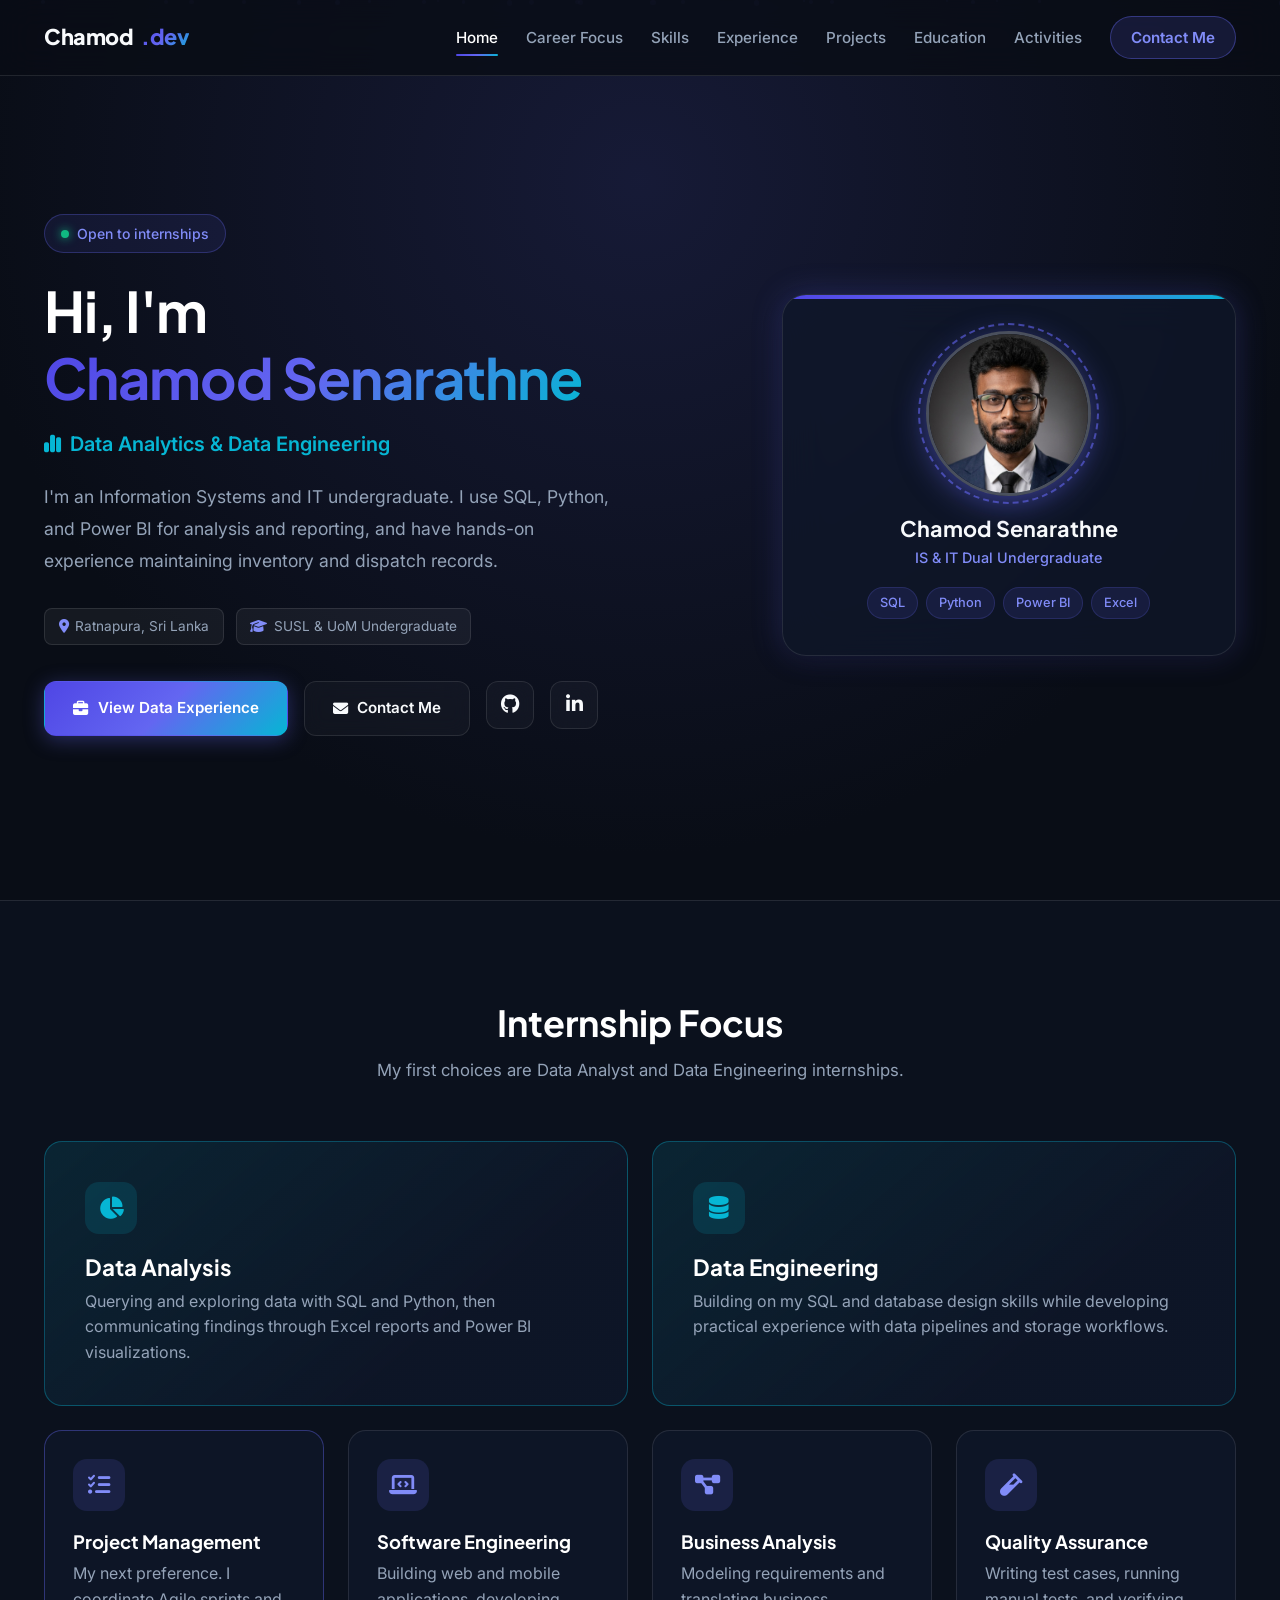
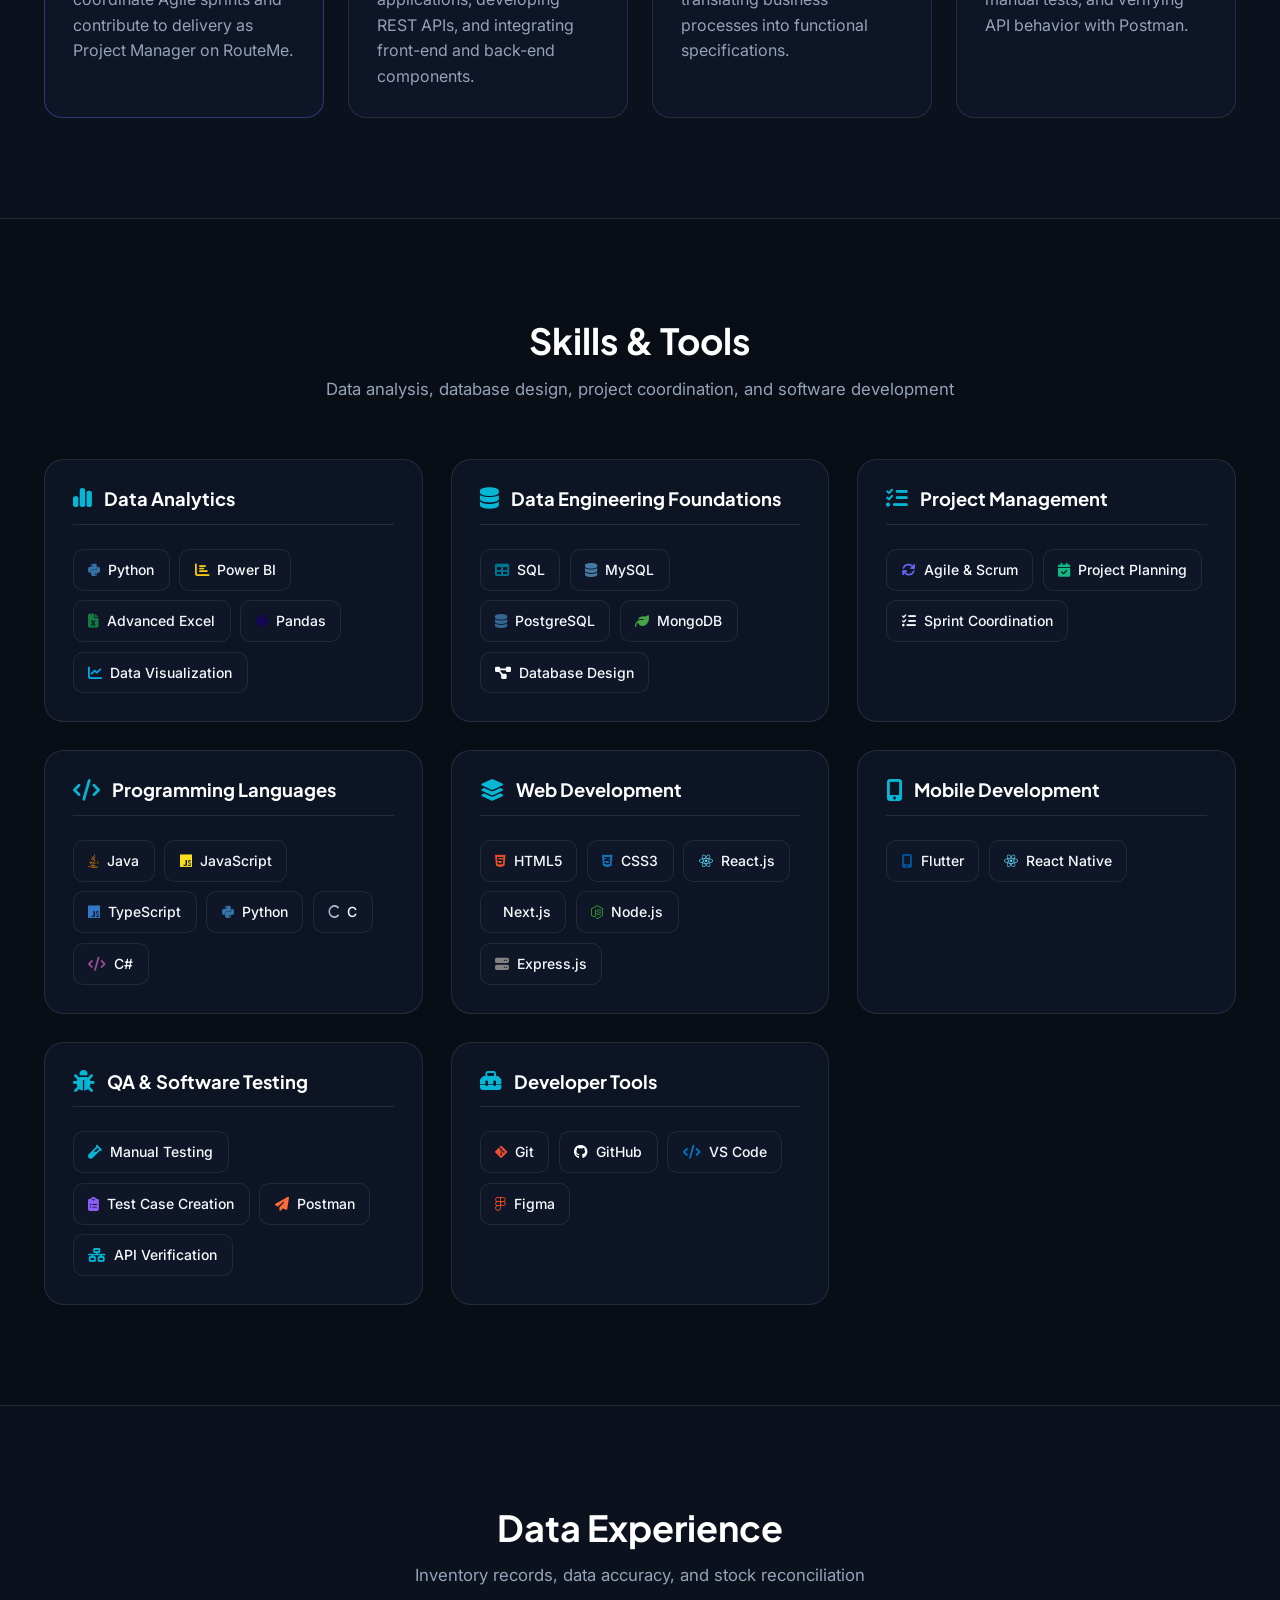
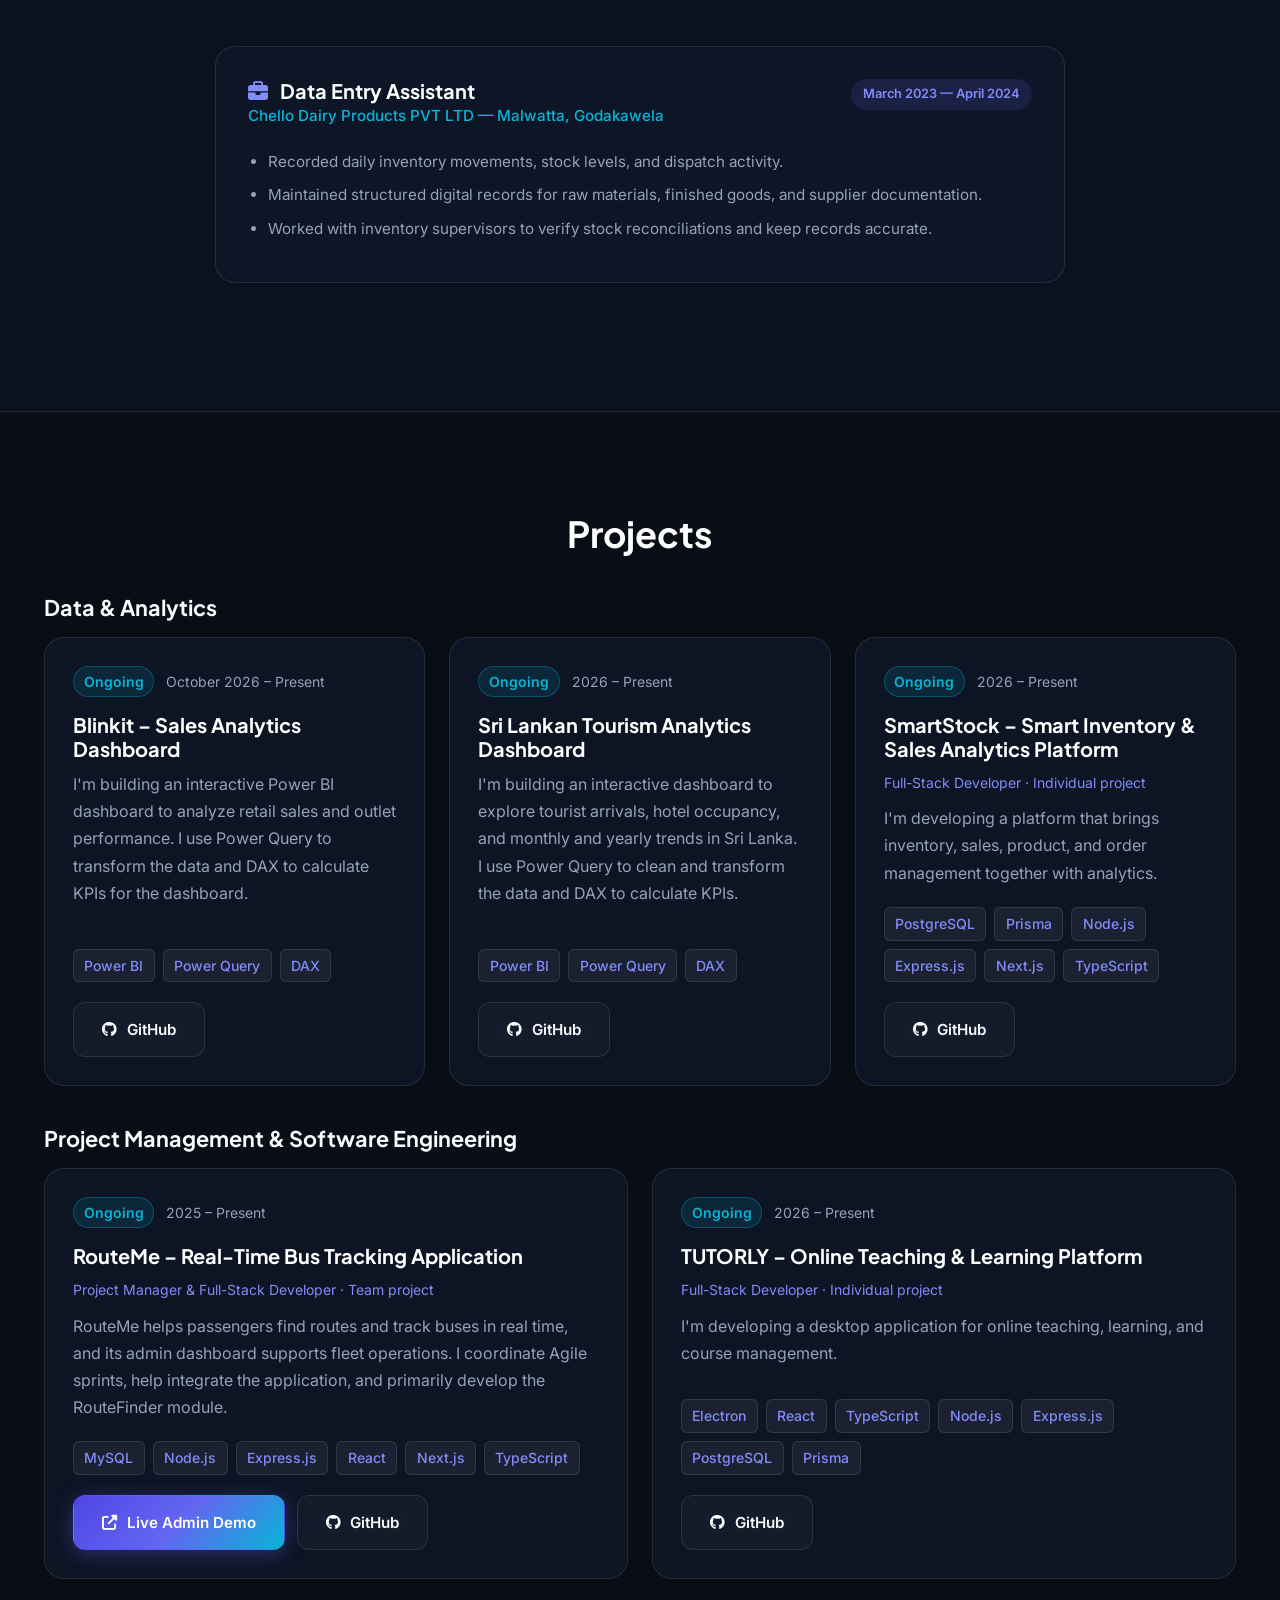
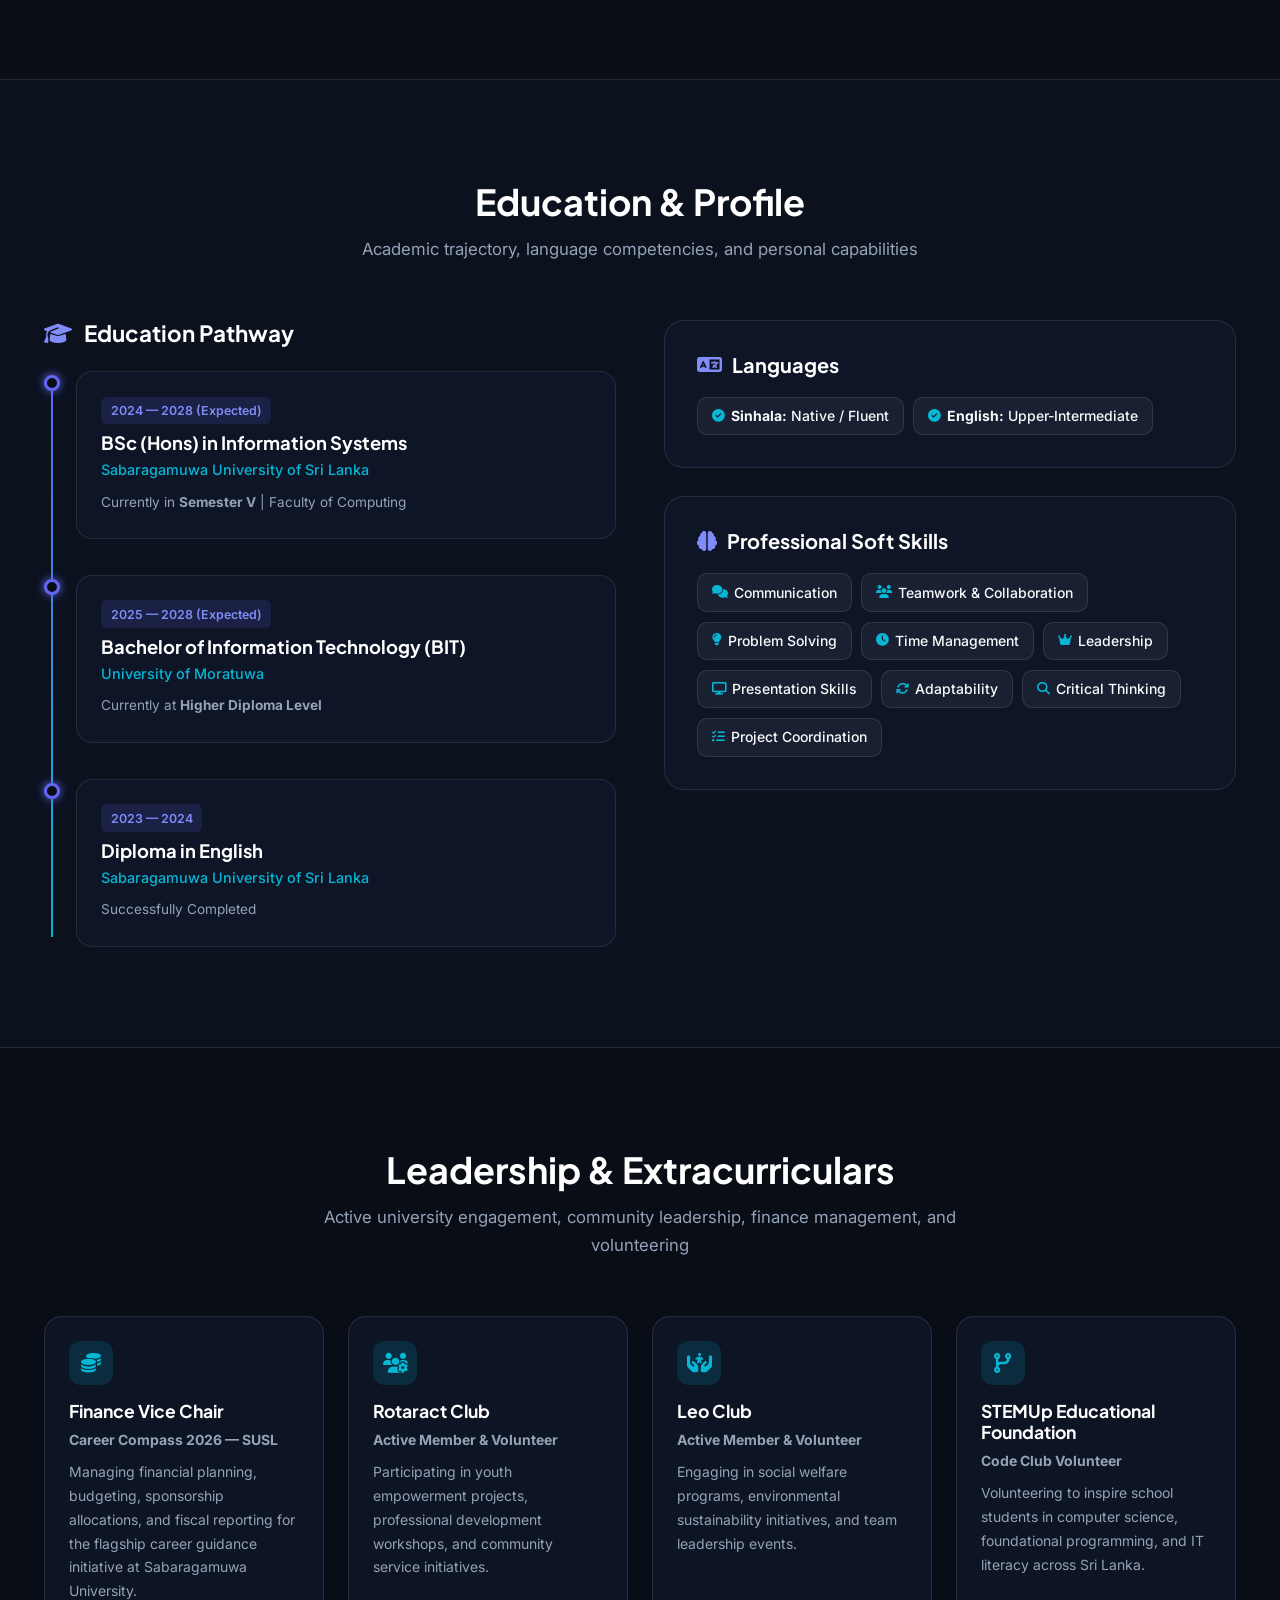
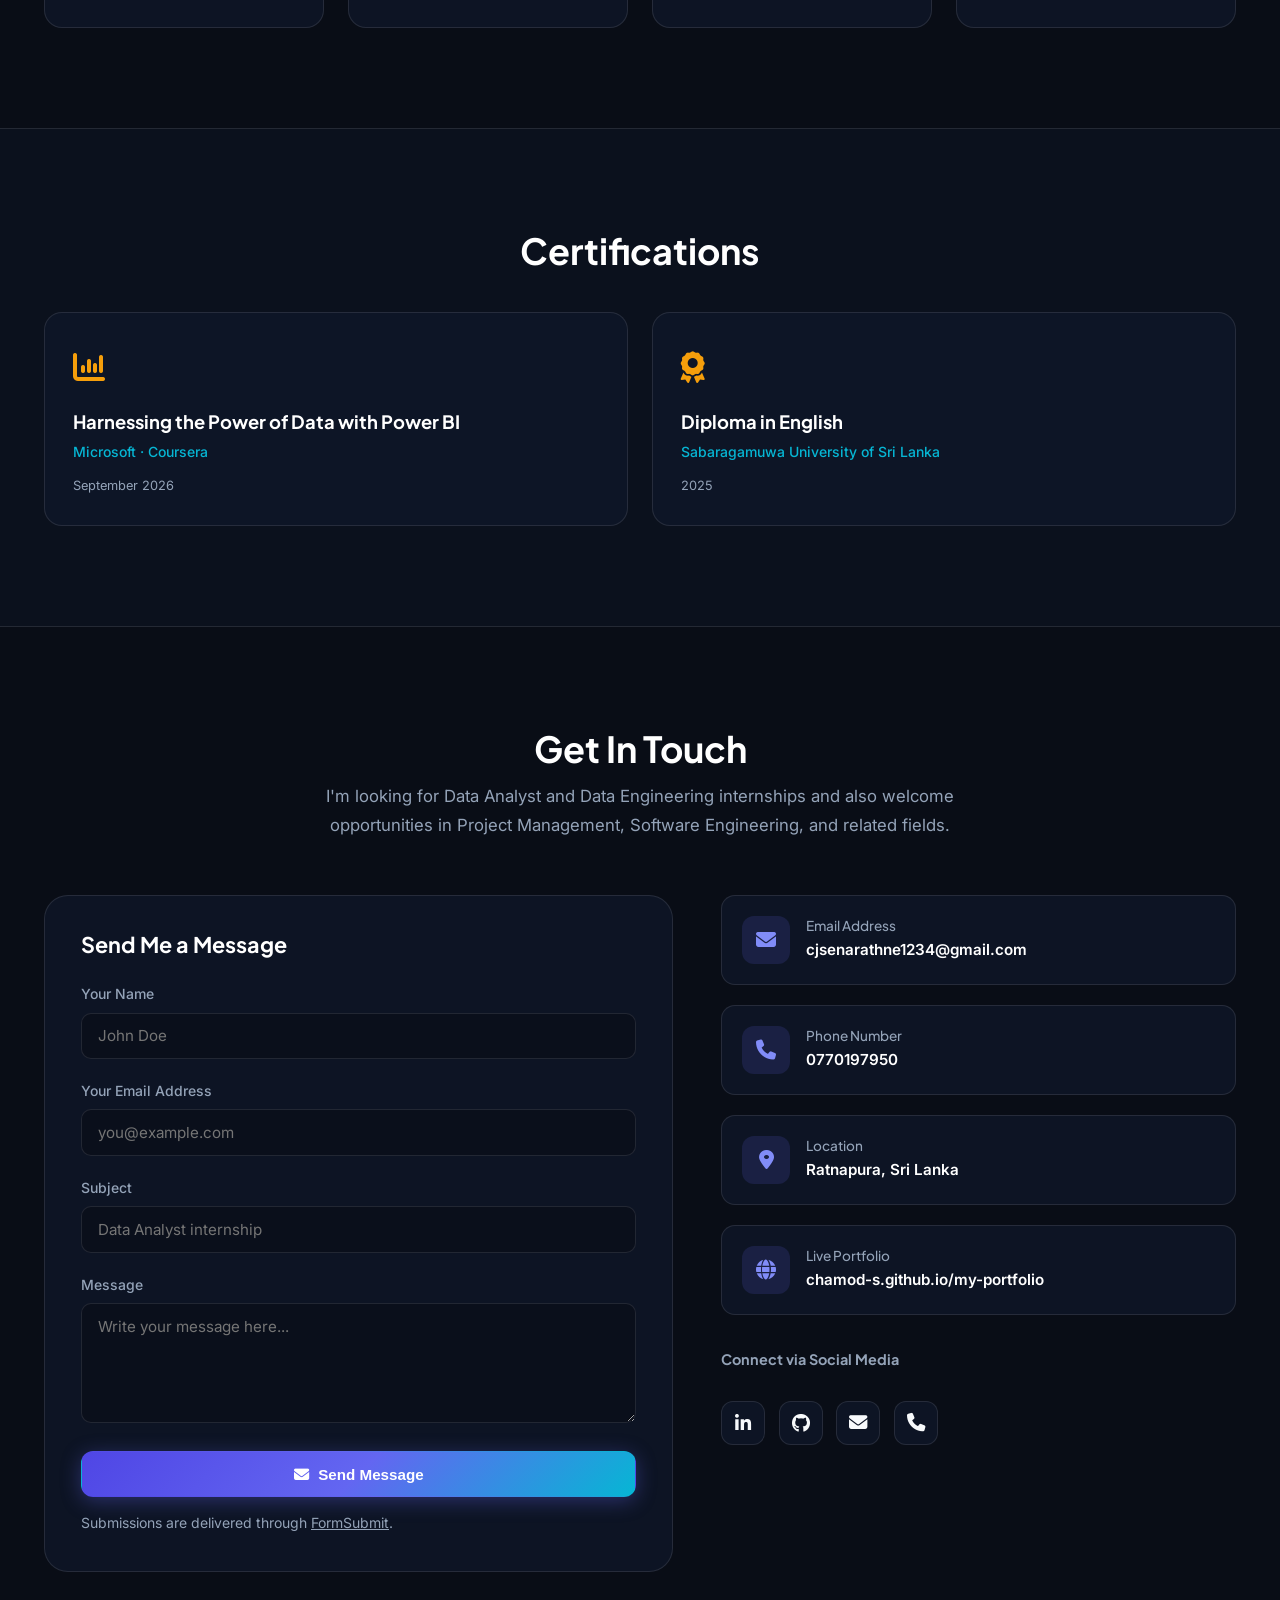
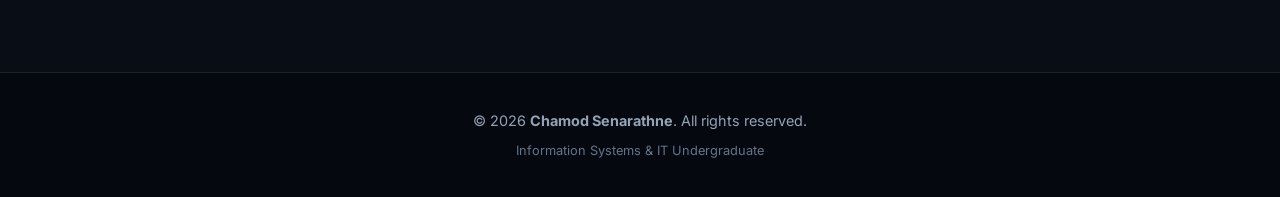
<file: index.html>
<!DOCTYPE html>
<html lang="en">
<head>
  <meta charset="UTF-8">
  <meta name="viewport" content="width=device-width, initial-scale=1.0">
  <meta name="description" content="Chamod Senarathne is an Information Systems and IT undergraduate seeking Data Analyst and Data Engineering internships, with experience in inventory data and technical project coordination.">
  <meta name="author" content="Chamod Senarathne">
  <title>Chamod Senarathne | Data Analytics & Data Engineering Portfolio</title>

  <!-- Favicon CS Monogram -->
  <link rel="icon" type="image/svg+xml" href="favicon.svg">
  <link rel="shortcut icon" href="favicon.svg">

  <!-- Google Fonts & Font Awesome -->
  <link rel="preconnect" href="https://fonts.googleapis.com">
  <link rel="preconnect" href="https://fonts.gstatic.com" crossorigin>
  <link href="https://fonts.googleapis.com/css2?family=Inter:wght@300;400;500;600;700&family=Plus+Jakarta+Sans:wght@400;500;600;700;800&display=swap" rel="stylesheet">
  <link href="https://cdnjs.cloudflare.com/ajax/libs/font-awesome/6.4.0/css/all.min.css" rel="stylesheet">
  
  <link rel="stylesheet" href="style.css">
</head>
<body>

  <!-- Loading Screen -->
  <div class="loading-screen" id="loadingScreen">
    <div class="loader"></div>
  </div>

  <!-- Header Navigation -->
  <header class="header" id="header">
    <div class="container">
      <div class="header-content">
        <a href="#home" class="logo">
          <span>Chamod</span><span class="gradient-text">.dev</span>
        </a>
        
        <button class="menu-toggle" id="menuToggle" aria-label="Toggle navigation menu" aria-controls="nav" aria-expanded="false">
          <i class="fas fa-bars"></i>
        </button>
        
        <nav class="nav" id="nav">
          <a href="#home" class="active">Home</a>
          <a href="#targets">Career Focus</a>
          <a href="#skills">Skills</a>
          <a href="#experience">Experience</a>
          <a href="#projects">Projects</a>
          <a href="#about">Education</a>
          <a href="#leadership">Activities</a>
          <a href="#contact" class="nav-cta">Contact Me</a>
        </nav>
      </div>
    </div>
  </header>

  <!-- Hero Section -->
  <section id="home" class="hero">
    <div class="particles" id="particles"></div>
    <div class="container">
      <div class="hero-content">
        
        <div class="hero-text">
          <div class="hero-badge">
            <span class="status-dot"></span>
            <span>Open to internships</span>
          </div>
          
          <h1>Hi, I'm <span class="gradient-text" id="typedName">Chamod Senarathne</span></h1>
          
          <p class="subtitle">
            <i class="fas fa-chart-simple" aria-hidden="true"></i>
            <span>Data Analytics &amp; Data Engineering</span>
          </p>
          
          <p class="description">
            I'm an Information Systems and IT undergraduate. I use SQL, Python, and Power BI for
            analysis and reporting, and have hands-on experience maintaining inventory and dispatch records.
          </p>
          
          <div class="hero-info-pills">
            <span class="info-pill"><i class="fas fa-location-dot"></i> Ratnapura, Sri Lanka</span>
            <span class="info-pill"><i class="fas fa-graduation-cap"></i> SUSL & UoM Undergraduate</span>
          </div>
          
          <div class="cta-buttons">
            <a href="#experience" class="btn btn-primary">
              <i class="fas fa-briefcase" aria-hidden="true"></i> View Data Experience
            </a>
            <a href="#contact" class="btn btn-outline">
              <i class="fas fa-envelope"></i> Contact Me
            </a>
            <a href="https://github.com/chamod-s" target="_blank" rel="noopener" class="btn btn-outline btn-icon" title="GitHub Profile">
              <i class="fab fa-github"></i>
            </a>
            <a href="https://www.linkedin.com/in/chamod-senarathne" target="_blank" rel="noopener" class="btn btn-outline btn-icon" title="LinkedIn Profile">
              <i class="fab fa-linkedin-in"></i>
            </a>
          </div>
        </div>
        
        <div class="hero-card">
          <div class="hero-card-inner">
            <div class="avatar-wrapper">
              <div class="avatar-ring"></div>
              <img src="profile.jpg?v=2" alt="Chamod Senarathne" class="avatar-img">
            </div>
            
            <h3>Chamod Senarathne</h3>
            <p class="hero-card-sub">IS & IT Dual Undergraduate</p>
            <div class="hero-tags">
              <span class="hero-tag">SQL</span>
              <span class="hero-tag">Python</span>
              <span class="hero-tag">Power BI</span>
              <span class="hero-tag">Excel</span>
            </div>
          </div>
        </div>

      </div>
    </div>
  </section>

  <!-- Career / Internship Target Areas Section -->
  <section id="targets" class="section section-alt">
    <div class="container">
      <h2 class="section-title">Internship Focus</h2>
      <p class="section-subtitle">My first choices are Data Analyst and Data Engineering internships.</p>

      <div class="targets-grid targets-grid-primary">
        <div class="target-card target-card-primary">
          <div class="target-icon"><i class="fas fa-chart-pie" aria-hidden="true"></i></div>
          <h3>Data Analysis</h3>
          <p>Querying and exploring data with SQL and Python, then communicating findings through Excel reports and Power BI visualizations.</p>
        </div>

        <div class="target-card target-card-primary">
          <div class="target-icon"><i class="fas fa-database" aria-hidden="true"></i></div>
          <h3>Data Engineering</h3>
          <p>Building on my SQL and database design skills while developing practical experience with data pipelines and storage workflows.</p>
        </div>
      </div>

      <div class="targets-grid">
        <div class="target-card target-card-secondary">
          <div class="target-icon"><i class="fas fa-list-check" aria-hidden="true"></i></div>
          <h3>Project Management</h3>
          <p>My next preference. I coordinate Agile sprints and contribute to delivery as Project Manager on RouteMe.</p>
        </div>

        <div class="target-card">
          <div class="target-icon"><i class="fas fa-laptop-code" aria-hidden="true"></i></div>
          <h3>Software Engineering</h3>
          <p>Building web and mobile applications, developing REST APIs, and integrating front-end and back-end components.</p>
        </div>

        <div class="target-card">
          <div class="target-icon"><i class="fas fa-diagram-project" aria-hidden="true"></i></div>
          <h3>Business Analysis</h3>
          <p>Modeling requirements and translating business processes into functional specifications.</p>
        </div>

        <div class="target-card">
          <div class="target-icon"><i class="fas fa-vial" aria-hidden="true"></i></div>
          <h3>Quality Assurance</h3>
          <p>Writing test cases, running manual tests, and verifying API behavior with Postman.</p>
        </div>

      </div>
    </div>
  </section>

  <!-- Technical Skills Section -->
  <section id="skills" class="section">
    <div class="container">
      <h2 class="section-title">Skills &amp; Tools</h2>
      <p class="section-subtitle">Data analysis, database design, project coordination, and software development</p>
      
      <div class="skills-container">
        
        <div class="skill-category-card">
          <div class="category-header">
            <i class="fas fa-chart-simple"></i>
            <h3>Data Analytics</h3>
          </div>
          <div class="skill-badge-list">
            <span class="skill-badge"><i class="fab fa-python" style="color: #3776ab;"></i> Python</span>
            <span class="skill-badge"><i class="fas fa-chart-bar" style="color: #f2c811;"></i> Power BI</span>
            <span class="skill-badge"><i class="fas fa-file-excel" style="color: #107c41;"></i> Advanced Excel</span>
            <span class="skill-badge"><i class="fab fa-python" style="color: #150458;"></i> Pandas</span>
            <span class="skill-badge"><i class="fas fa-chart-line" style="color: #00a8e8;"></i> Data Visualization</span>
          </div>
        </div>

        <div class="skill-category-card">
          <div class="category-header">
            <i class="fas fa-database"></i>
            <h3>Data Engineering Foundations</h3>
          </div>
          <div class="skill-badge-list">
            <span class="skill-badge"><i class="fas fa-table" style="color: #00758f;"></i> SQL</span>
            <span class="skill-badge"><i class="fas fa-database" style="color: #4479a1;"></i> MySQL</span>
            <span class="skill-badge"><i class="fas fa-database" style="color: #336791;"></i> PostgreSQL</span>
            <span class="skill-badge"><i class="fas fa-leaf" style="color: #47a248;"></i> MongoDB</span>
            <span class="skill-badge"><i class="fas fa-diagram-project"></i> Database Design</span>
          </div>
        </div>

        <div class="skill-category-card">
          <div class="category-header">
            <i class="fas fa-list-check"></i>
            <h3>Project Management</h3>
          </div>
          <div class="skill-badge-list">
            <span class="skill-badge"><i class="fas fa-sync" style="color: #6366f1;"></i> Agile & Scrum</span>
            <span class="skill-badge"><i class="fas fa-calendar-check" style="color: #10b981;"></i> Project Planning</span>
            <span class="skill-badge"><i class="fas fa-list-check"></i> Sprint Coordination</span>
          </div>
        </div>

        <div class="skill-category-card">
          <div class="category-header">
            <i class="fas fa-code"></i>
            <h3>Programming Languages</h3>
          </div>
          <div class="skill-badge-list">
            <span class="skill-badge"><i class="fab fa-java" style="color: #ed8b00;"></i> Java</span>
            <span class="skill-badge"><i class="fab fa-js" style="color: #f7df1e;"></i> JavaScript</span>
            <span class="skill-badge"><i class="fab fa-js" style="color: #3178c6;"></i> TypeScript</span>
            <span class="skill-badge"><i class="fab fa-python" style="color: #3776ab;"></i> Python</span>
            <span class="skill-badge"><i class="fas fa-c" style="color: #a8b9cc;"></i> C</span>
            <span class="skill-badge"><i class="fas fa-code" style="color: #9b4f96;"></i> C#</span>
          </div>
        </div>

        <div class="skill-category-card">
          <div class="category-header">
            <i class="fas fa-layer-group"></i>
            <h3>Web Development</h3>
          </div>
          <div class="skill-badge-list">
            <span class="skill-badge"><i class="fab fa-html5" style="color: #e34f26;"></i> HTML5</span>
            <span class="skill-badge"><i class="fab fa-css3-alt" style="color: #1572b6;"></i> CSS3</span>
            <span class="skill-badge"><i class="fab fa-react" style="color: #61dafb;"></i> React.js</span>
            <span class="skill-badge"><i class="fas fa-N" style="color: #000000;"></i> Next.js</span>
            <span class="skill-badge"><i class="fab fa-node-js" style="color: #339933;"></i> Node.js</span>
            <span class="skill-badge"><i class="fas fa-server" style="color: #828282;"></i> Express.js</span>
          </div>
        </div>

        <div class="skill-category-card">
          <div class="category-header">
            <i class="fas fa-mobile-screen-button"></i>
            <h3>Mobile Development</h3>
          </div>
          <div class="skill-badge-list">
            <span class="skill-badge"><i class="fas fa-mobile-alt" style="color: #02569b;"></i> Flutter</span>
            <span class="skill-badge"><i class="fab fa-react" style="color: #61dafb;"></i> React Native</span>
          </div>
        </div>

        <div class="skill-category-card">
          <div class="category-header">
            <i class="fas fa-bug"></i>
            <h3>QA & Software Testing</h3>
          </div>
          <div class="skill-badge-list">
            <span class="skill-badge"><i class="fas fa-vial" style="color: #06b6d4;"></i> Manual Testing</span>
            <span class="skill-badge"><i class="fas fa-clipboard-list" style="color: #8b5cf6;"></i> Test Case Creation</span>
            <span class="skill-badge"><i class="fas fa-paper-plane" style="color: #ff6c37;"></i> Postman</span>
            <span class="skill-badge"><i class="fas fa-network-wired" style="color: #06b6d4;"></i> API Verification</span>
          </div>
        </div>

        <div class="skill-category-card">
          <div class="category-header">
            <i class="fas fa-toolbox"></i>
            <h3>Developer Tools</h3>
          </div>
          <div class="skill-badge-list">
            <span class="skill-badge"><i class="fab fa-git-alt" style="color: #f05032;"></i> Git</span>
            <span class="skill-badge"><i class="fab fa-github" style="color: #ffffff;"></i> GitHub</span>
            <span class="skill-badge"><i class="fas fa-code" style="color: #007acc;"></i> VS Code</span>
            <span class="skill-badge"><i class="fab fa-figma" style="color: #f24e1e;"></i> Figma</span>
          </div>
        </div>

      </div>
    </div>
  </section>

  <!-- Work Experience Section -->
  <section id="experience" class="section section-alt">
    <div class="container">
      <h2 class="section-title">Data Experience</h2>
      <p class="section-subtitle">Inventory records, data accuracy, and stock reconciliation</p>

      <div style="max-width: 850px; margin: 0 auto;">
        <div class="exp-card">
          <div class="exp-header">
            <div>
              <h3 class="exp-role"><i class="fas fa-briefcase" style="color: var(--primary-light); margin-right: 0.5rem;"></i> Data Entry Assistant</h3>
              <p class="exp-company">Chello Dairy Products PVT LTD — Malwatta, Godakawela</p>
            </div>
            <span class="exp-date">March 2023 — April 2024</span>
          </div>
          <ul class="exp-list">
            <li>Recorded daily inventory movements, stock levels, and dispatch activity.</li>
            <li>Maintained structured digital records for raw materials, finished goods, and supplier documentation.</li>
            <li>Worked with inventory supervisors to verify stock reconciliations and keep records accurate.</li>
          </ul>
        </div>
      </div>

    </div>
  </section>

  <!-- Projects Section -->
  <section id="projects" class="section">
    <div class="container">
      <h2 class="section-title">Projects</h2>

      <div class="project-group">
        <h3 class="project-group-title">Data &amp; Analytics</h3>
        <div class="projects-grid">
          <article class="project-card">
            <div class="project-meta">
              <span class="project-status">Ongoing</span>
              <span>October 2026 &ndash; Present</span>
            </div>
            <h4>Blinkit &ndash; Sales Analytics Dashboard</h4>
            <p class="project-desc">I'm building an interactive Power BI dashboard to analyze retail sales and outlet performance. I use Power Query to transform the data and DAX to calculate KPIs for the dashboard.</p>
            <div class="tech-stack">
              <span class="tech-tag">Power BI</span>
              <span class="tech-tag">Power Query</span>
              <span class="tech-tag">DAX</span>
            </div>
            <div class="project-links">
              <a href="https://github.com/chamod-s/blinkit-sales-dashboard.git" target="_blank" rel="noopener" class="btn btn-outline" aria-label="Blinkit dashboard repository on GitHub">
                <i class="fab fa-github" aria-hidden="true"></i> GitHub
              </a>
            </div>
          </article>

          <article class="project-card">
            <div class="project-meta">
              <span class="project-status">Ongoing</span>
              <span>2026 &ndash; Present</span>
            </div>
            <h4>Sri Lankan Tourism Analytics Dashboard</h4>
            <p class="project-desc">I'm building an interactive dashboard to explore tourist arrivals, hotel occupancy, and monthly and yearly trends in Sri Lanka. I use Power Query to clean and transform the data and DAX to calculate KPIs.</p>
            <div class="tech-stack">
              <span class="tech-tag">Power BI</span>
              <span class="tech-tag">Power Query</span>
              <span class="tech-tag">DAX</span>
            </div>
            <div class="project-links">
              <a href="https://github.com/chamod-s/sri-lankan-tourism-analytics" target="_blank" rel="noopener" class="btn btn-outline" aria-label="Sri Lankan Tourism Analytics Dashboard repository on GitHub">
                <i class="fab fa-github" aria-hidden="true"></i> GitHub
              </a>
            </div>
          </article>

          <article class="project-card">
            <div class="project-meta">
              <span class="project-status">Ongoing</span>
              <span>2026 &ndash; Present</span>
            </div>
            <h4>SmartStock &ndash; Smart Inventory &amp; Sales Analytics Platform</h4>
            <p class="project-role">Full-Stack Developer &middot; Individual project</p>
            <p class="project-desc">I'm developing a platform that brings inventory, sales, product, and order management together with analytics.</p>
            <div class="tech-stack">
              <span class="tech-tag">PostgreSQL</span>
              <span class="tech-tag">Prisma</span>
              <span class="tech-tag">Node.js</span>
              <span class="tech-tag">Express.js</span>
              <span class="tech-tag">Next.js</span>
              <span class="tech-tag">TypeScript</span>
            </div>
            <div class="project-links">
              <a href="https://github.com/chamod-s/SmartStock-Inventory-Sales-Analytics-Platform" target="_blank" rel="noopener" class="btn btn-outline" aria-label="SmartStock repository on GitHub">
                <i class="fab fa-github" aria-hidden="true"></i> GitHub
              </a>
            </div>
          </article>
        </div>
      </div>

      <div class="project-group">
        <h3 class="project-group-title">Project Management &amp; Software Engineering</h3>
        <div class="projects-grid">
          <article class="project-card">
            <div class="project-meta">
              <span class="project-status">Ongoing</span>
              <span>2025 &ndash; Present</span>
            </div>
            <h4>RouteMe &ndash; Real-Time Bus Tracking Application</h4>
            <p class="project-role">Project Manager &amp; Full-Stack Developer &middot; Team project</p>
            <p class="project-desc">RouteMe helps passengers find routes and track buses in real time, and its admin dashboard supports fleet operations. I coordinate Agile sprints, help integrate the application, and primarily develop the RouteFinder module.</p>
            <div class="tech-stack">
              <span class="tech-tag">MySQL</span>
              <span class="tech-tag">Node.js</span>
              <span class="tech-tag">Express.js</span>
              <span class="tech-tag">React</span>
              <span class="tech-tag">Next.js</span>
              <span class="tech-tag">TypeScript</span>
            </div>
            <div class="project-links">
              <a href="https://routeme-admin-web-frontend.onrender.com/" target="_blank" rel="noopener" class="btn btn-primary" aria-label="RouteMe live admin demo">
                <i class="fas fa-external-link-alt" aria-hidden="true"></i> Live Admin Demo
              </a>
              <a href="https://github.com/RouteMe-Transit" target="_blank" rel="noopener" class="btn btn-outline" aria-label="RouteMe on GitHub">
                <i class="fab fa-github" aria-hidden="true"></i> GitHub
              </a>
            </div>
          </article>

          <article class="project-card">
            <div class="project-meta">
              <span class="project-status">Ongoing</span>
              <span>2026 &ndash; Present</span>
            </div>
            <h4>TUTORLY &ndash; Online Teaching &amp; Learning Platform</h4>
            <p class="project-role">Full-Stack Developer &middot; Individual project</p>
            <p class="project-desc">I'm developing a desktop application for online teaching, learning, and course management.</p>
            <div class="tech-stack">
              <span class="tech-tag">Electron</span>
              <span class="tech-tag">React</span>
              <span class="tech-tag">TypeScript</span>
              <span class="tech-tag">Node.js</span>
              <span class="tech-tag">Express.js</span>
              <span class="tech-tag">PostgreSQL</span>
              <span class="tech-tag">Prisma</span>
            </div>
            <div class="project-links">
              <a href="https://github.com/chamod-s/TUTORLY-Online-Teaching-and-Learning-Platform" target="_blank" rel="noopener" class="btn btn-outline" aria-label="TUTORLY repository on GitHub">
                <i class="fab fa-github" aria-hidden="true"></i> GitHub
              </a>
            </div>
          </article>
        </div>
      </div>
    </div>
  </section>

  <!-- About & Education Section -->
  <section id="about" class="section section-alt">
    <div class="container">
      <h2 class="section-title">Education & Profile</h2>
      <p class="section-subtitle">Academic trajectory, language competencies, and personal capabilities</p>
      
      <div class="about-grid">

        <!-- Education Timeline -->
        <div>
          <h3 style="font-size: 1.4rem; margin-bottom: 1.5rem; color: #fff;">
            <i class="fas fa-graduation-cap" style="color: var(--primary-light); margin-right: 0.5rem;"></i>
            Education Pathway
          </h3>

          <div class="timeline">

            <div class="timeline-item">
              <div class="timeline-dot"></div>
              <div class="timeline-content">
                <span class="timeline-date">2024 — 2028 (Expected)</span>
                <h3>BSc (Hons) in Information Systems</h3>
                <p class="timeline-institution">Sabaragamuwa University of Sri Lanka</p>
                <p class="timeline-status">Currently in <strong>Semester V</strong> | Faculty of Computing</p>
              </div>
            </div>

            <div class="timeline-item">
              <div class="timeline-dot"></div>
              <div class="timeline-content">
                <span class="timeline-date">2025 — 2028 (Expected)</span>
                <h3>Bachelor of Information Technology (BIT)</h3>
                <p class="timeline-institution">University of Moratuwa</p>
                <p class="timeline-status">Currently at <strong>Higher Diploma Level</strong></p>
              </div>
            </div>

            <div class="timeline-item">
              <div class="timeline-dot"></div>
              <div class="timeline-content">
                <span class="timeline-date">2023 — 2024</span>
                <h3>Diploma in English</h3>
                <p class="timeline-institution">Sabaragamuwa University of Sri Lanka</p>
                <p class="timeline-status">Successfully Completed</p>
              </div>
            </div>

          </div>
        </div>

        <!-- Languages & Soft Skills -->
        <div>
          <div class="about-card">
            <h3><i class="fas fa-language"></i> Languages</h3>
            <div class="lang-tags">
              <div class="skill-chip">
                <i class="fas fa-check-circle"></i>
                <span><strong>Sinhala:</strong> Native / Fluent</span>
              </div>
              <div class="skill-chip">
                <i class="fas fa-check-circle"></i>
                <span><strong>English:</strong> Upper-Intermediate</span>
              </div>
            </div>
          </div>

          <div class="about-card">
            <h3><i class="fas fa-brain"></i> Professional Soft Skills</h3>
            <div class="soft-skills-cloud">
              <span class="skill-chip"><i class="fas fa-comments"></i> Communication</span>
              <span class="skill-chip"><i class="fas fa-users"></i> Teamwork & Collaboration</span>
              <span class="skill-chip"><i class="fas fa-lightbulb"></i> Problem Solving</span>
              <span class="skill-chip"><i class="fas fa-clock"></i> Time Management</span>
              <span class="skill-chip"><i class="fas fa-crown"></i> Leadership</span>
              <span class="skill-chip"><i class="fas fa-display"></i> Presentation Skills</span>
              <span class="skill-chip"><i class="fas fa-arrows-rotate"></i> Adaptability</span>
              <span class="skill-chip"><i class="fas fa-magnifying-glass"></i> Critical Thinking</span>
              <span class="skill-chip"><i class="fas fa-list-check"></i> Project Coordination</span>
            </div>
          </div>

        </div>

      </div>
    </div>
  </section>

  <!-- University Leadership & Extracurricular Activities -->
  <section id="leadership" class="section">
    <div class="container">
      <h2 class="section-title">Leadership & Extracurriculars</h2>
      <p class="section-subtitle">Active university engagement, community leadership, finance management, and volunteering</p>
      
      <div class="activities-grid">
        
        <div class="activity-card">
          <div class="activity-icon"><i class="fas fa-coins"></i></div>
          <h4>Finance Vice Chair</h4>
          <p><strong>Career Compass 2026 — SUSL</strong></p>
          <p style="margin-top: 0.5rem;">Managing financial planning, budgeting, sponsorship allocations, and fiscal reporting for the flagship career guidance initiative at Sabaragamuwa University.</p>
        </div>

        <div class="activity-card">
          <div class="activity-icon"><i class="fas fa-users-gear"></i></div>
          <h4>Rotaract Club</h4>
          <p><strong>Active Member & Volunteer</strong></p>
          <p style="margin-top: 0.5rem;">Participating in youth empowerment projects, professional development workshops, and community service initiatives.</p>
        </div>

        <div class="activity-card">
          <div class="activity-icon"><i class="fas fa-hands-holding-child"></i></div>
          <h4>Leo Club</h4>
          <p><strong>Active Member & Volunteer</strong></p>
          <p style="margin-top: 0.5rem;">Engaging in social welfare programs, environmental sustainability initiatives, and team leadership events.</p>
        </div>

        <div class="activity-card">
          <div class="activity-icon"><i class="fas fa-code-branch"></i></div>
          <h4>STEMUp Educational Foundation</h4>
          <p><strong>Code Club Volunteer</strong></p>
          <p style="margin-top: 0.5rem;">Volunteering to inspire school students in computer science, foundational programming, and IT literacy across Sri Lanka.</p>
        </div>

      </div>
    </div>
  </section>

  <!-- Certifications Section -->
  <section id="certifications" class="section section-alt">
    <div class="container">
      <h2 class="section-title">Certifications</h2>

      <div class="certs-grid">
        <article class="cert-card">
          <div class="cert-icon"><i class="fas fa-chart-column" aria-hidden="true"></i></div>
          <h3>Harnessing the Power of Data with Power BI</h3>
          <p class="cert-issuer">Microsoft &middot; Coursera</p>
          <p class="cert-year"><time datetime="2026-09">September 2026</time></p>
        </article>

        <article class="cert-card">
          <div class="cert-icon"><i class="fas fa-award" aria-hidden="true"></i></div>
          <h3>Diploma in English</h3>
          <p class="cert-issuer">Sabaragamuwa University of Sri Lanka</p>
          <p class="cert-year"><time datetime="2025">2025</time></p>
        </article>
      </div>
    </div>
  </section>

  <!-- Contact Section -->
  <section id="contact" class="section">
    <div class="container">
      <h2 class="section-title">Get In Touch</h2>
      <p class="section-subtitle">I'm looking for Data Analyst and Data Engineering internships and also welcome opportunities in Project Management, Software Engineering, and related fields.</p>
      
      <div class="contact-grid">
        
        <!-- Contact Form -->
        <div class="contact-card">
          <h3>Send Me a Message</h3>
          <form id="contactForm" action="https://formsubmit.co/cjsenarathne1234@gmail.com" data-ajax-action="https://formsubmit.co/ajax/cjsenarathne1234@gmail.com" method="post">
            <input type="hidden" name="_subject" value="New message from your portfolio">
            <input type="text" name="_honey" hidden tabindex="-1" autocomplete="off">
            <div class="form-group">
              <label for="name">Your Name</label>
              <input type="text" id="name" name="name" class="form-control" placeholder="John Doe" autocomplete="name" required>
            </div>
            
            <div class="form-group">
              <label for="email">Your Email Address</label>
              <input type="email" id="email" name="email" class="form-control" placeholder="you@example.com" autocomplete="email" required>
            </div>
            
            <div class="form-group">
              <label for="subject">Subject</label>
              <input type="text" id="subject" name="subject" class="form-control" placeholder="Data Analyst internship" required>
            </div>
            
            <div class="form-group">
              <label for="message">Message</label>
              <textarea id="message" name="message" class="form-control" placeholder="Write your message here..." required></textarea>
            </div>
            
            <button type="submit" class="btn btn-primary" style="width: 100%;">
              <i class="fas fa-envelope" aria-hidden="true"></i> Send Message
            </button>
            <p id="contactFormStatus" class="contact-form-status" role="status" aria-live="polite" hidden></p>
            <p class="contact-form-note">Submissions are delivered through <a href="https://formsubmit.co/" target="_blank" rel="noopener">FormSubmit</a>.</p>
          </form>
        </div>

        <!-- Contact Info -->
        <div class="contact-info-list">
          
          <div class="info-item">
            <div class="info-icon"><i class="fas fa-envelope"></i></div>
            <div class="info-details">
              <h5>Email Address</h5>
              <a href="mailto:cjsenarathne1234@gmail.com">cjsenarathne1234@gmail.com</a>
            </div>
          </div>

          <div class="info-item">
            <div class="info-icon"><i class="fas fa-phone"></i></div>
            <div class="info-details">
              <h5>Phone Number</h5>
              <a href="tel:0770197950">0770197950</a>
            </div>
          </div>

          <div class="info-item">
            <div class="info-icon"><i class="fas fa-location-dot"></i></div>
            <div class="info-details">
              <h5>Location</h5>
              <p>Ratnapura, Sri Lanka</p>
            </div>
          </div>

          <div class="info-item">
            <div class="info-icon"><i class="fas fa-globe"></i></div>
            <div class="info-details">
              <h5>Live Portfolio</h5>
              <a href="https://chamod-s.github.io/my-portfolio/" target="_blank" rel="noopener">chamod-s.github.io/my-portfolio</a>
            </div>
          </div>

          <div style="margin-top: 1rem;">
            <h5 style="color: var(--text-muted); font-size: 0.9rem; margin-bottom: 0.5rem;">Connect via Social Media</h5>
            <div class="social-links">
              <a href="https://www.linkedin.com/in/chamod-senarathne" target="_blank" rel="noopener" class="social-btn" title="LinkedIn">
                <i class="fab fa-linkedin-in"></i>
              </a>
              <a href="https://github.com/chamod-s" target="_blank" rel="noopener" class="social-btn" title="GitHub">
                <i class="fab fa-github"></i>
              </a>
              <a href="mailto:cjsenarathne1234@gmail.com" class="social-btn" title="Email">
                <i class="fas fa-envelope"></i>
              </a>
              <a href="tel:0770197950" class="social-btn" title="Call">
                <i class="fas fa-phone"></i>
              </a>
            </div>
          </div>

        </div>

      </div>
    </div>
  </section>

  <!-- Footer -->
  <footer class="footer">
    <div class="container">
      <p>&copy; <span id="year">2026</span> <strong>Chamod Senarathne</strong>. All rights reserved.</p>
      <p style="margin-top: 0.4rem; font-size: 0.8rem; color: var(--text-dark-muted);">
        Information Systems &amp; IT Undergraduate
      </p>
    </div>
  </footer>

  <!-- Back to Top Button -->
  <button class="back-to-top" id="backToTop" aria-label="Back to Top">
    <i class="fas fa-arrow-up"></i>
  </button>

  <script src="script.js"></script>
</body>
</html>
</file>
<file: style.css>
/* ==========================================================================
   Chamod Senarathne — Portfolio Design System & Stylesheet
   ========================================================================== */

@import url('https://fonts.googleapis.com/css2?family=Inter:wght@300;400;500;600;700&family=Plus+Jakarta+Sans:wght@400;500;600;700;800&display=swap');

:root {
  /* Color Palette */
  --bg-dark: #090d16;
  --bg-card: rgba(15, 23, 42, 0.75);
  --bg-card-hover: rgba(30, 41, 59, 0.85);
  --bg-light: #f8fafc;
  
  --primary: #6366f1;
  --primary-light: #818cf8;
  --primary-dark: #4f46e5;
  --accent: #06b6d4;
  --accent-secondary: #06b6d4;
  
  --text-main: #f8fafc;
  --text-muted: #94a3b8;
  --text-dark: #0f172a;
  --text-dark-muted: #64748b;
  
  --border: rgba(255, 255, 255, 0.1);
  --border-glow: rgba(99, 102, 241, 0.4);
  
  /* Gradients */
  --grad-primary: linear-gradient(135deg, #4f46e5 0%, #6366f1 50%, #06b6d4 100%);
  --grad-hero: radial-gradient(circle at 50% 20%, rgba(99, 102, 241, 0.15) 0%, rgba(9, 13, 22, 1) 70%);
  --grad-card: linear-gradient(135deg, rgba(255, 255, 255, 0.05) 0%, rgba(255, 255, 255, 0.01) 100%);
  --grad-accent: linear-gradient(135deg, #06b6d4 0%, #3b82f6 100%);
  
  /* Shadows */
  --shadow-sm: 0 4px 6px -1px rgba(0, 0, 0, 0.1);
  --shadow-md: 0 10px 25px -5px rgba(0, 0, 0, 0.3);
  --shadow-glow: 0 0 30px rgba(99, 102, 241, 0.25);
  
  /* Typography */
  --font-heading: 'Plus Jakarta Sans', sans-serif;
  --font-body: 'Inter', sans-serif;
}

/* Reset & Base */
* {
  margin: 0;
  padding: 0;
  box-sizing: border-box;
}

html {
  scroll-behavior: smooth;
}

body {
  font-family: var(--font-body);
  background-color: var(--bg-dark);
  color: var(--text-main);
  line-height: 1.7;
  overflow-x: hidden;
}

.container {
  max-width: 1240px;
  margin: 0 auto;
  padding: 0 1.5rem;
}

a {
  text-decoration: none;
  color: inherit;
  transition: all 0.3s ease;
}

ul {
  list-style: none;
}

img {
  max-width: 100%;
  height: auto;
  display: block;
}

/* Typography Utilities */
h1, h2, h3, h4, h5, h6 {
  font-family: var(--font-heading);
  font-weight: 700;
  line-height: 1.2;
}

.gradient-text {
  background: var(--grad-primary);
  -webkit-background-clip: text;
  -webkit-text-fill-color: transparent;
  display: inline-block;
}

.section-title {
  font-size: 2.25rem;
  text-align: center;
  margin-bottom: 0.75rem;
  color: #ffffff;
}

.section-subtitle {
  text-align: center;
  color: var(--text-muted);
  font-size: 1.05rem;
  max-width: 650px;
  margin: 0 auto 3.5rem auto;
}

/* Loading Screen */
.loading-screen {
  position: fixed;
  top: 0;
  left: 0;
  width: 100vw;
  height: 100vh;
  background: var(--bg-dark);
  display: flex;
  justify-content: center;
  align-items: center;
  z-index: 10000;
  transition: opacity 0.5s ease;
}

.loading-screen.hidden {
  opacity: 0;
  pointer-events: none;
}

.loader {
  width: 60px;
  height: 60px;
  border: 4px solid rgba(99, 102, 241, 0.15);
  border-top-color: var(--primary);
  border-right-color: var(--accent);
  border-radius: 50%;
  animation: spin 0.8s linear infinite;
}

@keyframes spin {
  to { transform: rotate(360deg); }
}

/* Header & Nav */
.header {
  position: fixed;
  top: 0;
  left: 0;
  width: 100%;
  z-index: 1000;
  background: rgba(9, 13, 22, 0.8);
  backdrop-filter: blur(16px);
  border-bottom: 1px solid var(--border);
  transition: all 0.3s ease;
}

.header.scrolled {
  background: rgba(9, 13, 22, 0.95);
  box-shadow: var(--shadow-md);
}

.header-content {
  display: flex;
  justify-content: space-between;
  align-items: center;
  height: 75px;
}

.logo {
  font-size: 1.35rem;
  font-weight: 800;
  font-family: var(--font-heading);
  letter-spacing: -0.5px;
  display: flex;
  align-items: center;
  gap: 0.5rem;
}

.logo-badge {
  background: var(--grad-primary);
  color: #fff;
  padding: 0.2rem 0.6rem;
  border-radius: 6px;
  font-size: 0.85rem;
}

.nav {
  display: flex;
  align-items: center;
  gap: 1.75rem;
}

.nav a {
  font-size: 0.95rem;
  font-weight: 500;
  color: var(--text-muted);
  position: relative;
  padding: 0.25rem 0;
}

.nav a:hover,
.nav a.active {
  color: #ffffff;
}

.nav a::after {
  content: '';
  position: absolute;
  bottom: -2px;
  left: 0;
  width: 0;
  height: 2px;
  background: var(--grad-primary);
  transition: width 0.3s ease;
  border-radius: 2px;
}

.nav a:hover::after,
.nav a.active::after {
  width: 100%;
}

.nav-cta {
  background: rgba(99, 102, 241, 0.15);
  border: 1px solid var(--border-glow);
  color: var(--primary-light) !important;
  padding: 0.5rem 1.25rem !important;
  border-radius: 50px;
  font-weight: 600 !important;
}

.nav-cta:hover {
  background: var(--primary);
  color: #ffffff !important;
  box-shadow: 0 0 15px rgba(99, 102, 241, 0.4);
}

.menu-toggle {
  display: none;
  background: none;
  border: none;
  color: var(--text-main);
  font-size: 1.5rem;
  cursor: pointer;
}

/* Hero Section */
.hero {
  position: relative;
  min-height: 100vh;
  padding-top: 130px;
  padding-bottom: 80px;
  display: flex;
  align-items: center;
  background: var(--grad-hero);
  overflow: hidden;
}

.particles {
  position: absolute;
  top: 0;
  left: 0;
  width: 100%;
  height: 100%;
  z-index: 1;
  pointer-events: none;
}

.particle {
  position: absolute;
  width: 4px;
  height: 4px;
  background: rgba(99, 102, 241, 0.3);
  border-radius: 50%;
  animation: floatParticle 8s ease-in-out infinite;
}

@keyframes floatParticle {
  0%, 100% { transform: translateY(0) translateX(0); opacity: 0.2; }
  50% { transform: translateY(-40px) translateX(20px); opacity: 0.8; }
}

.hero-content {
  display: grid;
  grid-template-columns: 1.2fr 0.8fr;
  gap: 3.5rem;
  align-items: center;
  position: relative;
  z-index: 2;
}

.hero-badge {
  display: inline-flex;
  align-items: center;
  gap: 0.5rem;
  background: rgba(99, 102, 241, 0.1);
  border: 1px solid rgba(99, 102, 241, 0.3);
  padding: 0.4rem 1rem;
  border-radius: 50px;
  font-size: 0.875rem;
  color: var(--primary-light);
  margin-bottom: 1.5rem;
  font-weight: 500;
}

.status-dot {
  width: 8px;
  height: 8px;
  background-color: #10b981;
  border-radius: 50%;
  box-shadow: 0 0 10px #10b981;
  animation: pulseDot 2s infinite;
}

@keyframes pulseDot {
  0%, 100% { transform: scale(1); opacity: 1; }
  50% { transform: scale(1.3); opacity: 0.6; }
}

.hero-text h1 {
  font-size: 3.5rem;
  letter-spacing: -1px;
  margin-bottom: 1rem;
  color: #ffffff;
}

.hero-text .subtitle {
  font-size: 1.25rem;
  color: var(--accent);
  font-weight: 600;
  margin-bottom: 1.25rem;
  display: flex;
  align-items: center;
  gap: 0.5rem;
}

.hero-text .description {
  color: var(--text-muted);
  font-size: 1.1rem;
  margin-bottom: 2rem;
  max-width: 580px;
  line-height: 1.8;
}

.hero-info-pills {
  display: flex;
  flex-wrap: wrap;
  gap: 0.75rem;
  margin-bottom: 2.25rem;
}

.info-pill {
  display: inline-flex;
  align-items: center;
  gap: 0.4rem;
  background: rgba(255, 255, 255, 0.05);
  border: 1px solid var(--border);
  padding: 0.35rem 0.85rem;
  border-radius: 8px;
  font-size: 0.85rem;
  color: var(--text-muted);
}

.info-pill i {
  color: var(--primary-light);
}

.cta-buttons {
  display: flex;
  flex-wrap: wrap;
  gap: 1rem;
}

.btn {
  display: inline-flex;
  align-items: center;
  justify-content: center;
  gap: 0.6rem;
  padding: 0.85rem 1.75rem;
  border-radius: 12px;
  font-weight: 600;
  font-size: 0.95rem;
  cursor: pointer;
  border: 1px solid transparent;
  transition: all 0.3s cubic-bezier(0.4, 0, 0.2, 1);
}

.btn-primary {
  background: var(--grad-primary);
  color: #ffffff;
  box-shadow: 0 4px 20px rgba(99, 102, 241, 0.35);
}

.btn-primary:hover {
  transform: translateY(-3px);
  box-shadow: 0 8px 30px rgba(99, 102, 241, 0.5);
}

.btn-outline {
  background: rgba(255, 255, 255, 0.03);
  border-color: var(--border);
  color: var(--text-main);
  backdrop-filter: blur(10px);
}

.btn-outline:hover {
  background: rgba(255, 255, 255, 0.08);
  border-color: var(--border-glow);
  transform: translateY(-3px);
}

.btn-icon {
  width: 48px;
  height: 48px;
  padding: 0;
  border-radius: 12px;
  font-size: 1.2rem;
}

/* Hero Card Glassmorphic */
.hero-card {
  position: relative;
}

.hero-card-inner {
  background: var(--bg-card);
  backdrop-filter: blur(20px);
  border: 1px solid var(--border);
  border-radius: 24px;
  padding: 2.25rem;
  box-shadow: var(--shadow-md), var(--shadow-glow);
  text-align: center;
  position: relative;
  overflow: hidden;
}

.hero-card-inner::before {
  content: '';
  position: absolute;
  top: 0;
  left: 0;
  width: 100%;
  height: 4px;
  background: var(--grad-primary);
}

.avatar-wrapper {
  position: relative;
  width: 165px;
  height: 165px;
  margin: 0 auto 1.25rem auto;
}

.avatar-img {
  width: 100%;
  height: 100%;
  border-radius: 50%;
  object-fit: cover;
  object-position: center 20%;
  box-shadow: 0 8px 30px rgba(99, 102, 241, 0.5);
  border: 3px solid rgba(255, 255, 255, 0.25);
  transition: transform 0.3s ease;
  display: block;
}

.avatar-wrapper:hover .avatar-img {
  transform: scale(1.05);
}

.avatar-ring {
  position: absolute;
  top: -8px;
  left: -8px;
  right: -8px;
  bottom: -8px;
  border: 2px dashed rgba(99, 102, 241, 0.6);
  border-radius: 50%;
  animation: spin 20s linear infinite;
}

.hero-card h3 {
  font-size: 1.35rem;
  margin-bottom: 0.25rem;
}

.hero-card-sub {
  color: var(--primary-light);
  font-size: 0.9rem;
  font-weight: 500;
  margin-bottom: 1rem;
}

.hero-tags {
  display: flex;
  flex-wrap: wrap;
  gap: 0.5rem;
  justify-content: center;
}

.hero-tag {
  background: rgba(99, 102, 241, 0.12);
  color: var(--primary-light);
  border: 1px solid rgba(99, 102, 241, 0.2);
  padding: 0.25rem 0.75rem;
  border-radius: 50px;
  font-size: 0.8rem;
  font-weight: 500;
}

/* Sections Base */
.section {
  padding: 100px 0;
  position: relative;
}

.section-alt {
  background: rgba(15, 23, 42, 0.4);
  border-top: 1px solid var(--border);
  border-bottom: 1px solid var(--border);
}

/* Career Target Roles Section */
.targets-grid {
  display: grid;
  grid-template-columns: repeat(4, minmax(0, 1fr));
  gap: 1.5rem;
}

.targets-grid-primary {
  grid-template-columns: repeat(2, minmax(0, 1fr));
  margin-bottom: 1.5rem;
}

.target-card {
  background: var(--bg-card);
  border: 1px solid var(--border);
  border-radius: 18px;
  padding: 1.75rem;
  transition: all 0.3s ease;
  position: relative;
  overflow: hidden;
}

.target-card:hover {
  transform: translateY(-6px);
  border-color: var(--border-glow);
  box-shadow: 0 10px 30px rgba(99, 102, 241, 0.15);
  background: var(--bg-card-hover);
}

.target-card-primary {
  background: linear-gradient(140deg, rgba(6, 182, 212, 0.12), var(--bg-card) 70%);
  border-color: rgba(6, 182, 212, 0.35);
  padding: clamp(1.75rem, 4vw, 2.5rem);
}

.target-card-primary .target-icon {
  background: rgba(6, 182, 212, 0.14);
  color: var(--accent);
}

.target-card-secondary {
  border-color: var(--border-glow);
}

.target-icon {
  width: 52px;
  height: 52px;
  border-radius: 14px;
  background: rgba(99, 102, 241, 0.15);
  color: var(--primary-light);
  display: flex;
  align-items: center;
  justify-content: center;
  font-size: 1.4rem;
  margin-bottom: 1.25rem;
  transition: all 0.3s ease;
}

.target-card:hover .target-icon {
  background: var(--grad-primary);
  color: #ffffff;
  transform: scale(1.1);
}

.target-card h3 {
  font-size: 1.15rem;
  margin-bottom: 0.5rem;
  color: #ffffff;
}

.target-card-primary h3 {
  font-size: 1.4rem;
}

.target-card p {
  color: var(--text-muted);
  font-size: 1rem;
  line-height: 1.6;
}

/* Education & About Section */
.about-grid {
  display: grid;
  grid-template-columns: 1fr 1fr;
  gap: 3rem;
}

.timeline {
  position: relative;
  padding-left: 2rem;
}

.timeline::before {
  content: '';
  position: absolute;
  left: 7px;
  top: 10px;
  bottom: 10px;
  width: 2px;
  background: linear-gradient(180deg, var(--primary) 0%, var(--accent) 100%);
}

.timeline-item {
  position: relative;
  margin-bottom: 2.25rem;
}

.timeline-item:last-child {
  margin-bottom: 0;
}

.timeline-dot {
  position: absolute;
  left: -2rem;
  top: 4px;
  width: 16px;
  height: 16px;
  border-radius: 50%;
  background: var(--bg-dark);
  border: 3px solid var(--primary);
  box-shadow: 0 0 10px var(--primary);
}

.timeline-content {
  background: var(--bg-card);
  border: 1px solid var(--border);
  border-radius: 16px;
  padding: 1.5rem;
  transition: all 0.3s ease;
}

.timeline-content:hover {
  border-color: var(--border-glow);
  transform: translateX(5px);
}

.timeline-date {
  display: inline-block;
  background: rgba(99, 102, 241, 0.15);
  color: var(--primary-light);
  font-size: 0.775rem;
  font-weight: 600;
  padding: 0.2rem 0.6rem;
  border-radius: 6px;
  margin-bottom: 0.5rem;
}

.timeline-content h3 {
  font-size: 1.15rem;
  color: #ffffff;
  margin-bottom: 0.25rem;
}

.timeline-institution {
  color: var(--accent);
  font-size: 0.9rem;
  font-weight: 500;
  margin-bottom: 0.5rem;
}

.timeline-status {
  font-size: 0.85rem;
  color: var(--text-muted);
}

/* Personal Snapshot & Skills Badges */
.about-card {
  background: var(--bg-card);
  border: 1px solid var(--border);
  border-radius: 20px;
  padding: 2rem;
  margin-bottom: 1.75rem;
}

.about-card h3 {
  font-size: 1.25rem;
  margin-bottom: 1.25rem;
  display: flex;
  align-items: center;
  gap: 0.6rem;
  color: #ffffff;
}

.about-card h3 i {
  color: var(--primary-light);
}

.soft-skills-cloud, .lang-tags {
  display: flex;
  flex-wrap: wrap;
  gap: 0.6rem;
}

.skill-chip {
  background: rgba(255, 255, 255, 0.05);
  border: 1px solid var(--border);
  color: var(--text-main);
  padding: 0.4rem 0.85rem;
  border-radius: 10px;
  font-size: 0.875rem;
  font-weight: 500;
  display: inline-flex;
  align-items: center;
  gap: 0.4rem;
  transition: all 0.3s ease;
}

.skill-chip:hover {
  background: rgba(99, 102, 241, 0.15);
  border-color: var(--primary-light);
  transform: translateY(-2px);
}

.skill-chip i {
  color: var(--accent);
  font-size: 0.8rem;
}

/* Skills Categorized Grid */
.skills-container {
  display: grid;
  grid-template-columns: repeat(auto-fit, minmax(340px, 1fr));
  gap: 1.75rem;
}

.skill-category-card {
  background: var(--bg-card);
  border: 1px solid var(--border);
  border-radius: 20px;
  padding: 1.75rem;
  transition: all 0.3s ease;
}

.skill-category-card:hover {
  border-color: var(--border-glow);
  box-shadow: 0 10px 30px rgba(0, 0, 0, 0.2);
}

.category-header {
  display: flex;
  align-items: center;
  gap: 0.75rem;
  margin-bottom: 1.5rem;
  padding-bottom: 0.85rem;
  border-bottom: 1px solid var(--border);
}

.category-header i {
  font-size: 1.35rem;
  color: var(--accent);
}

.category-header h3 {
  font-size: 1.15rem;
  color: #ffffff;
}

.skill-badge-list {
  display: flex;
  flex-wrap: wrap;
  gap: 0.6rem;
}

.skill-badge {
  background: rgba(15, 23, 42, 0.8);
  border: 1px solid rgba(255, 255, 255, 0.08);
  color: var(--text-main);
  padding: 0.5rem 0.9rem;
  border-radius: 10px;
  font-size: 0.875rem;
  font-weight: 500;
  display: inline-flex;
  align-items: center;
  gap: 0.5rem;
  transition: all 0.3s ease;
}

.skill-badge:hover {
  background: rgba(99, 102, 241, 0.2);
  border-color: var(--primary-light);
  color: #ffffff;
}

/* Projects Showcase */
.project-group {
  margin-top: 2.5rem;
}

.project-group-title {
  font-size: 1.35rem;
  margin-bottom: 1rem;
}

.projects-grid {
  display: grid;
  grid-template-columns: repeat(auto-fit, minmax(min(100%, 290px), 1fr));
  gap: 1.5rem;
}

.project-card {
  display: flex;
  flex-direction: column;
  min-width: 0;
  padding: clamp(1.25rem, 3vw, 1.75rem);
  background: var(--bg-card);
  border: 1px solid var(--border);
  border-radius: 20px;
}

.project-meta {
  display: flex;
  flex-wrap: wrap;
  align-items: center;
  gap: 0.35rem 0.75rem;
  margin-bottom: 1rem;
  color: var(--text-muted);
  font-size: 0.875rem;
}

.project-status {
  padding: 0.15rem 0.6rem;
  background: rgba(6, 182, 212, 0.12);
  border: 1px solid rgba(6, 182, 212, 0.3);
  border-radius: 50px;
  color: var(--accent);
  font-weight: 600;
}

.project-card h4 {
  font-size: 1.25rem;
  color: #ffffff;
  margin-bottom: 0.65rem;
}

.project-role {
  color: var(--primary-light);
  font-size: 0.875rem;
  margin-bottom: 0.65rem;
}

.project-desc {
  color: var(--text-muted);
  font-size: 1rem;
  margin-bottom: 1.25rem;
  line-height: 1.7;
}

.tech-stack {
  display: flex;
  flex-wrap: wrap;
  gap: 0.5rem;
  margin-top: auto;
  margin-bottom: 1.25rem;
}

.tech-tag {
  background: rgba(255, 255, 255, 0.06);
  border: 1px solid var(--border);
  color: var(--primary-light);
  font-size: 0.875rem;
  padding: 0.25rem 0.65rem;
  border-radius: 6px;
  font-weight: 500;
}

.project-links {
  display: flex;
  flex-wrap: wrap;
  gap: 0.75rem;
}

/* Work Experience & Leadership */
.exp-card {
  background: var(--bg-card);
  border: 1px solid var(--border);
  border-radius: 20px;
  padding: 2rem;
  margin-bottom: 1.75rem;
  transition: all 0.3s ease;
}

.exp-card:hover {
  border-color: var(--border-glow);
}

.exp-header {
  display: flex;
  justify-content: space-between;
  align-items: flex-start;
  flex-wrap: wrap;
  gap: 1rem;
  margin-bottom: 1.25rem;
}

.exp-role {
  font-size: 1.25rem;
  color: #ffffff;
}

.exp-company {
  color: var(--accent);
  font-weight: 500;
  font-size: 0.95rem;
}

.exp-date {
  background: rgba(99, 102, 241, 0.15);
  color: var(--primary-light);
  font-size: 0.8rem;
  font-weight: 600;
  padding: 0.3rem 0.75rem;
  border-radius: 50px;
}

.exp-list {
  color: var(--text-muted);
  font-size: 0.95rem;
  padding-left: 1.25rem;
  list-style-type: disc;
}

.exp-list li {
  margin-bottom: 0.5rem;
}

/* Activities Grid */
.activities-grid {
  display: grid;
  grid-template-columns: repeat(auto-fit, minmax(min(100%, 280px), 1fr));
  gap: 1.5rem;
}

.activity-card {
  background: var(--bg-card);
  border: 1px solid var(--border);
  border-radius: 18px;
  padding: 1.5rem;
  transition: all 0.3s ease;
}

.activity-card:hover {
  border-color: var(--border-glow);
  transform: translateY(-4px);
}

.activity-icon {
  width: 44px;
  height: 44px;
  border-radius: 12px;
  background: rgba(6, 182, 212, 0.15);
  color: var(--accent);
  display: flex;
  align-items: center;
  justify-content: center;
  font-size: 1.25rem;
  margin-bottom: 1rem;
}

.activity-card h4 {
  font-size: 1.1rem;
  color: #ffffff;
  margin-bottom: 0.4rem;
}

.activity-card p {
  color: var(--text-muted);
  font-size: 0.875rem;
}

/* Certifications */
.certs-grid {
  display: grid;
  grid-template-columns: repeat(auto-fit, minmax(min(100%, 300px), 1fr));
  gap: 1.5rem;
  margin-top: 2.5rem;
}

.cert-card {
  background: var(--bg-card);
  border: 1px solid var(--border);
  border-radius: 18px;
  padding: 1.75rem;
  transition: all 0.3s ease;
}

.cert-card:hover {
  border-color: var(--border-glow);
  transform: translateY(-4px);
}

.cert-icon {
  font-size: 2rem;
  color: #f59e0b;
  margin-bottom: 1rem;
}

.cert-card h3 {
  font-size: 1.15rem;
  color: #ffffff;
  margin-bottom: 0.38rem;
}

.cert-issuer {
  color: var(--accent);
  font-size: 0.875rem;
  font-weight: 500;
  margin-bottom: 0.75rem;
}

.cert-year {
  color: var(--text-muted);
  font-size: 0.8rem;
}

/* Contact Section */
.contact-grid {
  display: grid;
  grid-template-columns: 1.1fr 0.9fr;
  gap: 3rem;
}

.contact-card {
  background: var(--bg-card);
  border: 1px solid var(--border);
  border-radius: 24px;
  padding: clamp(1.25rem, 4vw, 2.25rem);
}

.contact-card h3 {
  font-size: 1.35rem;
  color: #ffffff;
  margin-bottom: 1.5rem;
}

.contact-form-note {
  margin-top: 0.85rem;
  color: var(--text-muted);
  font-size: 0.875rem;
}

.contact-form-note a {
  text-decoration: underline;
}

.contact-form-status {
  margin-top: 0.85rem;
  padding: 0.75rem 1rem;
  border-radius: 10px;
  font-size: 0.9rem;
}

.contact-form-status.is-success {
  color: #a7f3d0;
  background: rgba(16, 185, 129, 0.12);
  border: 1px solid rgba(16, 185, 129, 0.3);
}

.contact-form-status.is-error {
  color: #fecaca;
  background: rgba(239, 68, 68, 0.12);
  border: 1px solid rgba(239, 68, 68, 0.3);
}

.contact-card button:disabled {
  cursor: wait;
  opacity: 0.7;
}

.form-group {
  margin-bottom: 1.25rem;
}

.form-group label {
  display: block;
  font-size: 0.875rem;
  font-weight: 500;
  color: var(--text-muted);
  margin-bottom: 0.4rem;
}

.form-control {
  width: 100%;
  padding: 0.8rem 1rem;
  background: rgba(9, 13, 22, 0.6);
  border: 1px solid var(--border);
  border-radius: 10px;
  color: #ffffff;
  font-family: var(--font-body);
  font-size: 0.95rem;
  transition: all 0.3s ease;
}

.form-control:focus {
  outline: none;
  border-color: var(--primary);
  box-shadow: 0 0 12px rgba(99, 102, 241, 0.25);
}

textarea.form-control {
  resize: vertical;
  min-height: 120px;
}

.contact-info-list {
  display: flex;
  flex-direction: column;
  gap: 1.25rem;
}

.info-item {
  display: flex;
  align-items: center;
  gap: 1rem;
  background: var(--bg-card);
  border: 1px solid var(--border);
  border-radius: 14px;
  padding: 1.25rem;
  transition: all 0.3s ease;
}

.info-item:hover {
  border-color: var(--border-glow);
  transform: translateX(5px);
}

.info-icon {
  width: 48px;
  height: 48px;
  border-radius: 12px;
  background: rgba(99, 102, 241, 0.15);
  color: var(--primary-light);
  display: flex;
  align-items: center;
  justify-content: center;
  font-size: 1.25rem;
  flex-shrink: 0;
}

.info-details h5 {
  font-size: 0.85rem;
  color: var(--text-muted);
  font-weight: 500;
  margin-bottom: 0.15rem;
}

.info-details p, .info-details a {
  color: #ffffff;
  font-weight: 600;
  font-size: 0.95rem;
  overflow-wrap: anywhere;
}

.social-links {
  display: flex;
  gap: 0.85rem;
  margin-top: 2rem;
}

.social-btn {
  width: 44px;
  height: 44px;
  border-radius: 12px;
  background: var(--bg-card);
  border: 1px solid var(--border);
  color: var(--text-main);
  display: flex;
  align-items: center;
  justify-content: center;
  font-size: 1.15rem;
  transition: all 0.3s ease;
}

.social-btn:hover {
  background: var(--primary);
  color: #ffffff;
  border-color: var(--primary);
  transform: translateY(-4px);
  box-shadow: 0 6px 20px rgba(99, 102, 241, 0.4);
}

/* Footer */
.footer {
  background: #05080f;
  border-top: 1px solid var(--border);
  padding: 2.25rem 0;
  text-align: center;
  color: var(--text-muted);
  font-size: 0.9rem;
}

.footer a {
  color: var(--primary-light);
  font-weight: 500;
}

/* Back to Top */
.back-to-top {
  position: fixed;
  bottom: 2rem;
  right: 2rem;
  width: 48px;
  height: 48px;
  border-radius: 12px;
  background: var(--grad-primary);
  border: none;
  color: #ffffff;
  font-size: 1.1rem;
  cursor: pointer;
  opacity: 0;
  visibility: hidden;
  transition: all 0.3s ease;
  z-index: 999;
  box-shadow: var(--shadow-glow);
}

.back-to-top.visible {
  opacity: 1;
  visibility: visible;
}

.back-to-top:hover {
  transform: translateY(-4px);
}

/* Responsive Styles */
@media (max-width: 992px) {
  .targets-grid {
    grid-template-columns: repeat(2, minmax(0, 1fr));
  }

  .hero-content {
    grid-template-columns: 1fr;
    gap: 3rem;
  }
  
  .about-grid {
    grid-template-columns: 1fr;
  }
  
  .contact-grid {
    grid-template-columns: 1fr;
  }

  .menu-toggle {
    display: block;
  }
  
  .nav {
    position: absolute;
    top: 75px;
    left: 0;
    width: 100%;
    background: rgba(9, 13, 22, 0.98);
    backdrop-filter: blur(20px);
    flex-direction: column;
    padding: 2rem;
    gap: 1.25rem;
    border-bottom: 1px solid var(--border);
    transform: translateY(-150%);
    opacity: 0;
    visibility: hidden;
    transition: all 0.4s ease;
  }
  
  .nav.active {
    transform: translateY(0);
    opacity: 1;
    visibility: visible;
  }
}

@media (max-width: 768px) {
  .hero-text h1 {
    font-size: 2.6rem;
  }
  
  .section-title {
    font-size: 1.85rem;
  }
  
  .skills-container {
    grid-template-columns: 1fr;
  }
}

@media (max-width: 600px) {
  .targets-grid {
    grid-template-columns: 1fr;
  }
}
</file>
